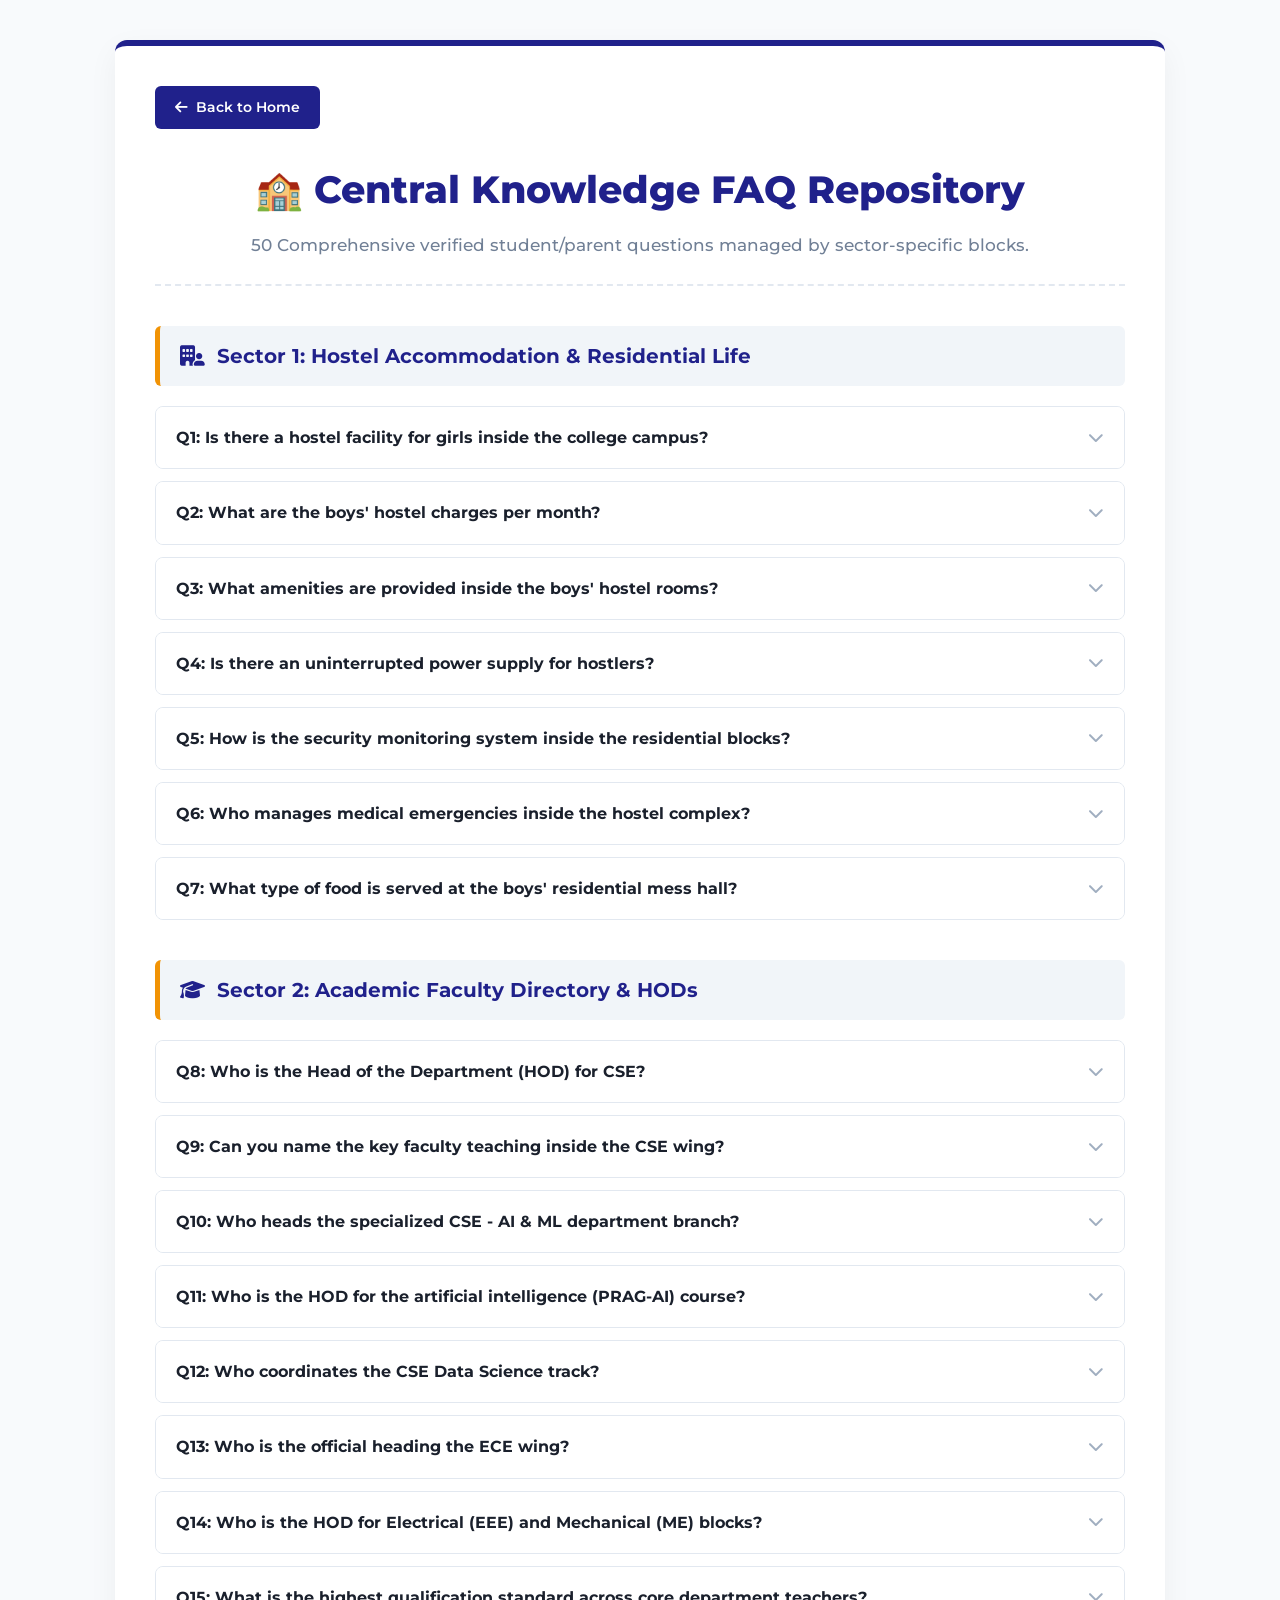
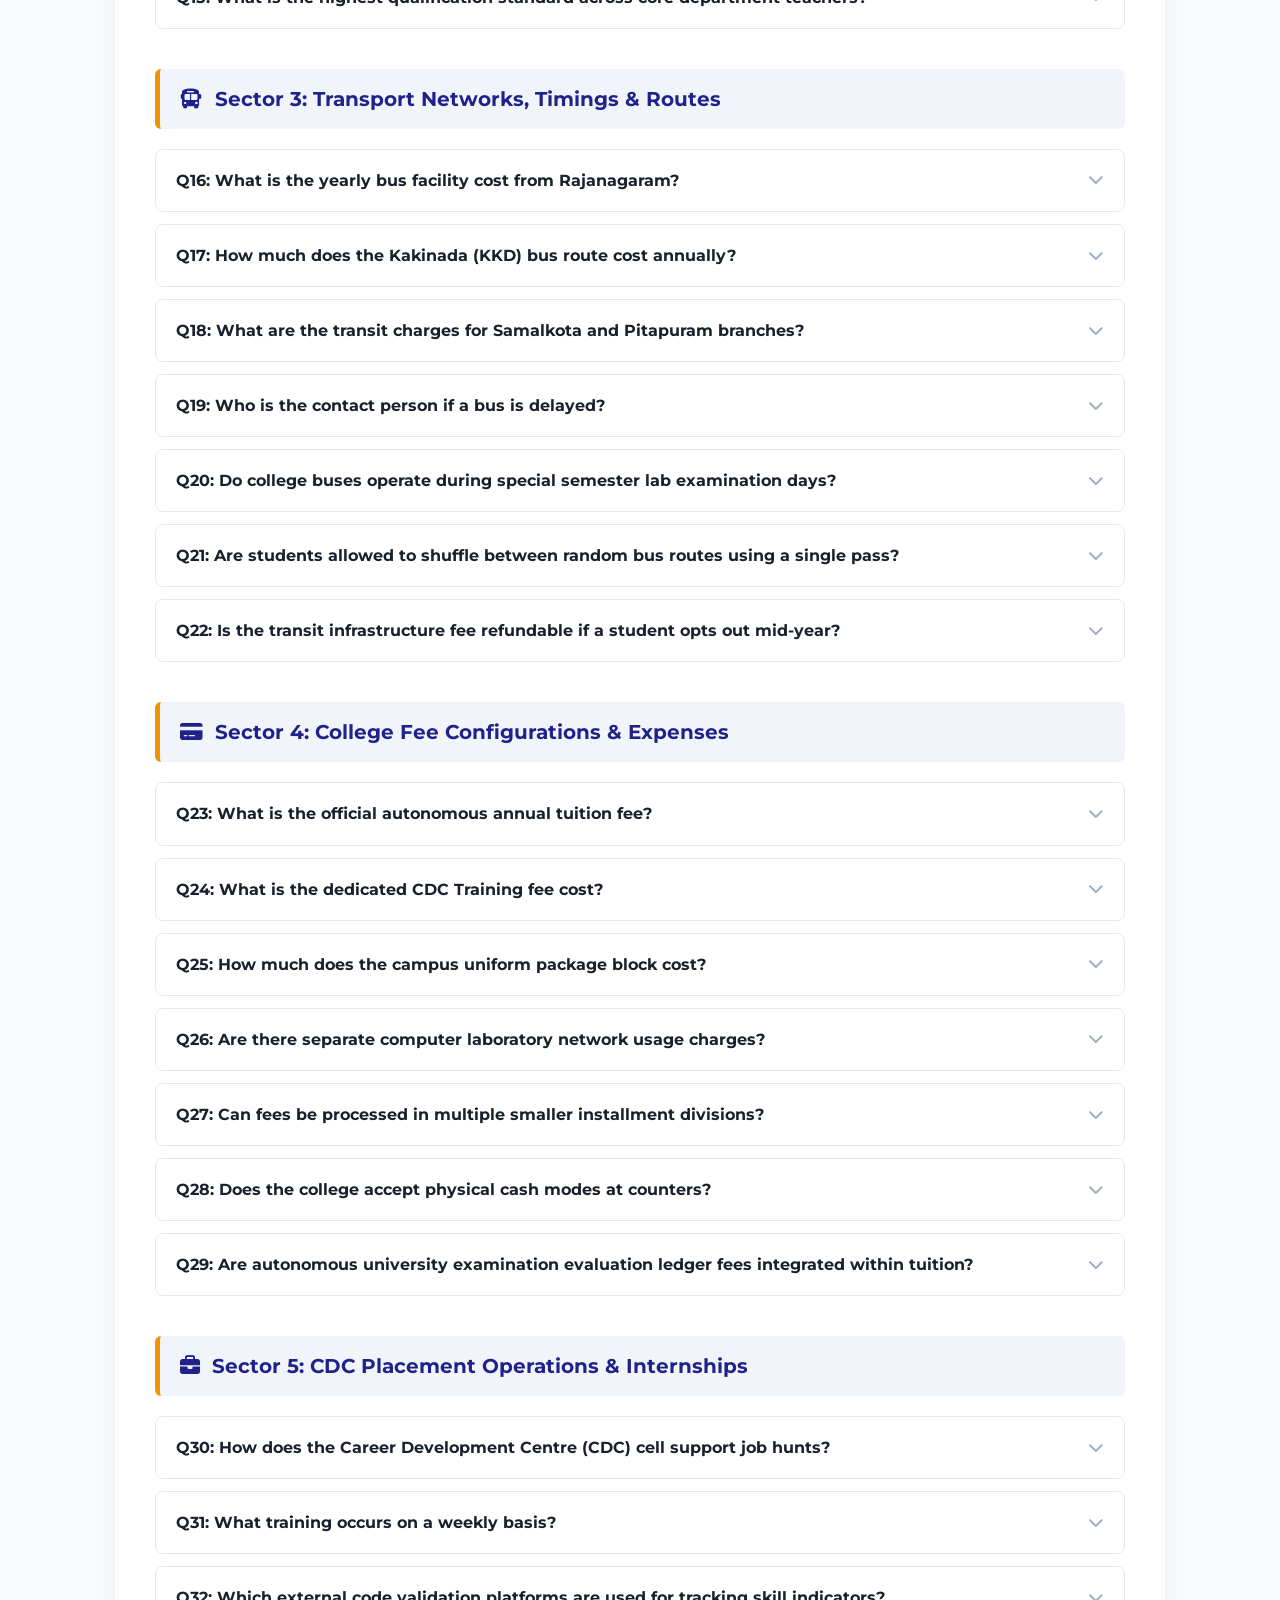
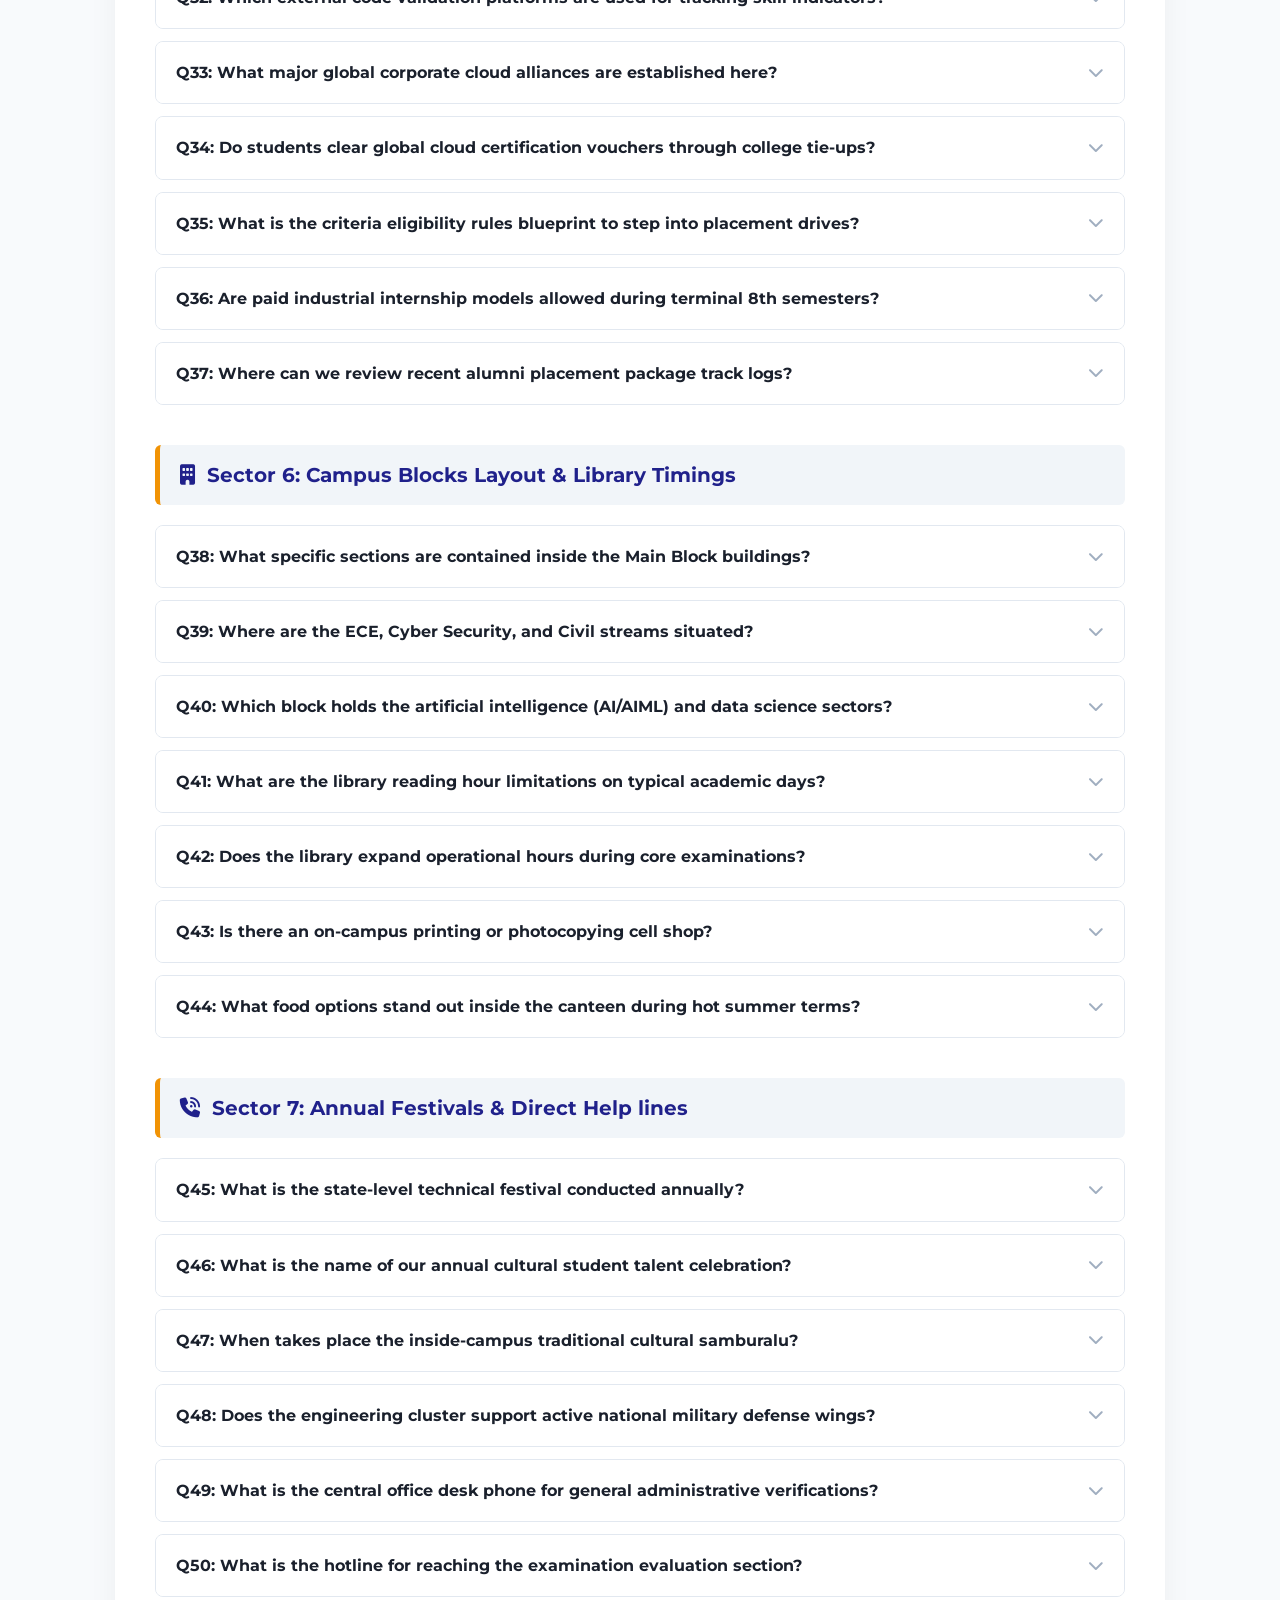
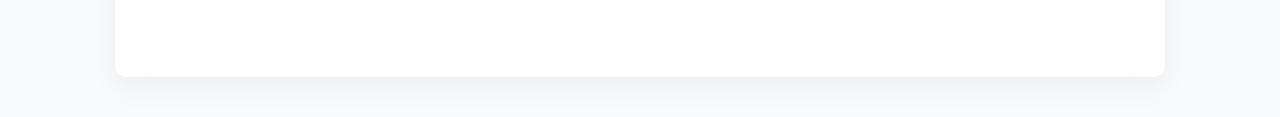
<file: templates/faqs.html>
<!DOCTYPE html>
<html lang="en">
<head>
    <meta charset="UTF-8">
    <meta name="viewport" content="width=device-width, initial-scale=1.0">
    <title>Pragati Engineering College - 50 Comprehensive FAQs Center</title>
    <link rel="preconnect" href="https://fonts.googleapis.com">
    <link rel="preconnect" href="https://fonts.gstatic.com" crossorigin>
    <link href="https://fonts.googleapis.com/css2?family=Montserrat:wght@400;500;600;700;800&display=swap" rel="stylesheet">
    <link rel="stylesheet" href="https://cdnjs.cloudflare.com/ajax/libs/font-awesome/6.4.0/css/all.min.css">
    
    <style>
        :root {
            --navy: #20218b;
            --orange: #f19305;
            --text-dark: #2d3748;
            --bg-light: #f8fafc;
        }

        * {
            box-sizing: border-box;
            margin: 0;
            padding: 0;
        }

        body {
            font-family: 'Montserrat', sans-serif;
            background-color: var(--bg-light);
            color: var(--text-dark);
            line-height: 1.6;
            padding: 40px 20px;
        }

        .faq-wrapper {
            max-width: 1050px;
            margin: 0 auto;
            background: #ffffff;
            padding: 40px;
            border-radius: 12px;
            box-shadow: 0 10px 30px rgba(0,0,0,0.05);
            border-top: 6px solid var(--navy);
        }

        .faq-header {
            text-align: center;
            margin-bottom: 40px;
            border-bottom: 2px dashed #e2e8f0;
            padding-bottom: 25px;
        }

        .faq-header h1 {
            color: var(--navy);
            font-size: 2.4rem;
            font-weight: 800;
            margin-bottom: 12px;
        }

        .faq-header p {
            color: #718096;
            font-size: 1.05rem;
            font-weight: 500;
        }

        .sector-section {
            margin-bottom: 40px;
        }

        .sector-title {
            background-color: #f1f5f9;
            color: var(--navy);
            padding: 14px 20px;
            font-size: 1.25rem;
            font-weight: 700;
            border-radius: 6px;
            margin-bottom: 20px;
            display: flex;
            align-items: center;
            gap: 12px;
            border-left: 5px solid var(--orange);
        }

        /* 🌟 PREMIUM ACCORDION DROPDOWN STYLES */
        .faq-node {
            background: #ffffff;
            border: 1px solid #e2e8f0;
            border-radius: 8px;
            margin-bottom: 12px;
            overflow: hidden;
            transition: all 0.25s ease;
        }

        .faq-question-trigger {
            padding: 18px 20px;
            font-weight: 700;
            font-size: 0.98rem;
            color: #1a202c;
            background-color: #fff;
            cursor: pointer;
            display: flex;
            justify-content: space-between;
            align-items: center;
            user-select: none;
            transition: background-color 0.2s;
        }

        .faq-question-trigger:hover {
            background-color: #f8fafc;
            color: var(--navy);
        }

        .faq-answer-panel {
            max-height: 0;
            overflow: hidden;
            transition: max-height 0.3s cubic-bezier(0, 1, 0, 1);
            background-color: #fdfdfd;
        }

        .faq-answer-content {
            padding: 20px;
            font-size: 0.94rem;
            color: #4a5568;
            border-top: 1px solid #f1f5f9;
            line-height: 1.7;
        }

        /* Active Toggle states managed by Javascript dynamic hooks */
        .faq-node.active-node {
            border-color: var(--navy);
            box-shadow: 0 4px 20px rgba(32, 33, 139, 0.06);
        }

        .faq-node.active-node .faq-question-trigger {
            background-color: #f0f2ff;
            color: var(--navy);
        }

        .faq-node.active-node .faq-answer-panel {
            max-height: 2000px; /* Large boundary limit to fit contents seamlessly */
            transition: max-height 0.4s ease-in-out;
        }

        .chevron-icon {
            transition: transform 0.25s ease;
            color: #a0aec0;
        }

        .faq-node.active-node .chevron-icon {
            transform: rotate(180deg);
            color: var(--orange);
        }

        .highlight-no { color: #e53e3e; font-weight: 700; }
        .highlight-yes { color: #38a169; font-weight: 700; }

        .back-btn {
            display: inline-flex;
            align-items: center;
            gap: 8px;
            background-color: var(--navy);
            color: white;
            text-decoration: none;
            padding: 10px 20px;
            border-radius: 6px;
            font-weight: 600;
            font-size: 0.9rem;
            margin-bottom: 30px;
            transition: background 0.2s;
        }
        .back-btn:hover { background-color: #151663; }
    </style>
</head>
<body>

    <div class="faq-wrapper">
        <a href="/" class="back-btn"><i class="fa-solid fa-arrow-left"></i> Back to Home</a>
        
        <div class="faq-header">
            <h1>🏫 Central Knowledge FAQ Repository</h1>
            <p>50 Comprehensive verified student/parent questions managed by sector-specific blocks.</p>
        </div>

        <!-- 🏢 SECTOR 1: HOSTEL ACCOMMODATION (Q1-Q7) -->
        <div class="sector-section">
            <div class="sector-title"><i class="fa-solid fa-building-user"></i> Sector 1: Hostel Accommodation & Residential Life</div>
            
            <div class="faq-node">
                <div class="faq-question-trigger"><span>Q1: Is there a hostel facility for girls inside the college campus?</span><i class="fa-solid fa-chevron-down chevron-icon"></i></div>
                <div class="faq-answer-panel"><div class="faq-answer-content"><span class="highlight-no">No, currently there is NO Girls Hostel facility</span> functional within the campus parameters. Residential quarters are restricted exclusively to boys at this moment.</div></div>
            </div>
            <div class="faq-node">
                <div class="faq-question-trigger"><span>Q2: What are the boys' hostel charges per month?</span><i class="fa-solid fa-chevron-down chevron-icon"></i></div>
                <div class="faq-answer-panel"><div class="faq-answer-content">The residential fee structure for boys is approximately <strong>₹6,000 per month</strong>.</div></div>
            </div>
            <div class="faq-node">
                <div class="faq-question-trigger"><span>Q3: What amenities are provided inside the boys' hostel rooms?</span><i class="fa-solid fa-chevron-down chevron-icon"></i></div>
                <div class="faq-answer-panel"><div class="faq-answer-content">Rooms are equipped with standard beds, reference study tables, storage cupboards, high-speed ventilation sets, and regular maintenance networks.</div></div>
            </div>
            <div class="faq-node">
                <div class="faq-question-trigger"><span>Q4: Is there an uninterrupted power supply for hostlers?</span><i class="fa-solid fa-chevron-down chevron-icon"></i></div>
                <div class="faq-answer-panel"><div class="faq-answer-content"><span class="highlight-yes">Yes</span>, the campus hosts robust dedicated heavy generator sets to run continuous backup channels throughout night reference study hours.</div></div>
            </div>
            <div class="faq-node">
                <div class="faq-question-trigger"><span>Q5: How is the security monitoring system inside the residential blocks?</span><i class="fa-solid fa-chevron-down chevron-icon"></i></div>
                <div class="faq-answer-panel"><div class="faq-answer-content">Full active security guards handle entrance gates, biometric tracking, and log records check 24/7.</div></div>
            </div>
            <div class="faq-node">
                <div class="faq-question-trigger"><span>Q6: Who manages medical emergencies inside the hostel complex?</span><i class="fa-solid fa-chevron-down chevron-icon"></i></div>
                <div class="faq-answer-panel"><div class="faq-answer-content">The Boys Hostel Warden coordinates with local vehicles to immediately shift students to nearby hospitals in emergency tracking loops.</div></div>
            </div>
            <div class="faq-node">
                <div class="faq-question-trigger"><span>Q7: What type of food is served at the boys' residential mess hall?</span><i class="fa-solid fa-chevron-down chevron-icon"></i></div>
                <div class="faq-answer-panel"><div class="faq-answer-content">Nutritious South Indian traditional meals, balanced evening breakfast tiffins, and special meals are systematically arranged weekly.</div></div>
            </div>
        </div>

        <!-- 💻 SECTOR 2: ACADEMIC FACULTY & HOD DIRECTORY (Q8-Q15) -->
        <div class="sector-section">
            <div class="sector-title"><i class="fa-solid fa-graduation-cap"></i> Sector 2: Academic Faculty Directory & HODs</div>
            
            <div class="faq-node">
                <div class="faq-question-trigger"><span>Q8: Who is the Head of the Department (HOD) for CSE?</span><i class="fa-solid fa-chevron-down chevron-icon"></i></div>
                <div class="faq-answer-panel"><div class="faq-answer-content">The Computer Science & Engineering department is led by <strong>Dr. D. V. Manjula</strong>.</div></div>
            </div>
            <div class="faq-node">
                <div class="faq-question-trigger"><span>Q9: Can you name the key faculty teaching inside the CSE wing?</span><i class="fa-solid fa-chevron-down chevron-icon"></i></div>
                <div class="faq-answer-panel"><div class="faq-answer-content">Core instructional professors include <strong>Dr. M. Radhika, Sri. P. Surya, and Smt. S. Lakshmi</strong>.</div></div>
            </div>
            <div class="faq-node">
                <div class="faq-question-trigger"><span>Q10: Who heads the specialized CSE - AI & ML department branch?</span><i class="fa-solid fa-chevron-down chevron-icon"></i></div>
                <div class="faq-answer-panel"><div class="faq-answer-content">The branch is monitored directly under <strong>Dr. A. Radha Krishna</strong>.</div></div>
            </div>
            <div class="faq-node">
                <div class="faq-question-trigger"><span>Q11: Who is the HOD for the artificial intelligence (PRAG-AI) course?</span><i class="fa-solid fa-chevron-down chevron-icon"></i></div>
                <div class="faq-answer-panel"><div class="faq-answer-content">The designated department head is <strong>Smt. K. Lakshmi Viveka</strong>.</div></div>
            </div>
            <div class="faq-node">
                <div class="faq-question-trigger"><span>Q12: Who coordinates the CSE Data Science track?</span><i class="fa-solid fa-chevron-down chevron-icon"></i></div>
                <div class="faq-answer-panel"><div class="faq-answer-content">The section is managed comprehensively under <strong>Sri. M V Rajesh</strong>.</div></div>
            </div>
            <div class="faq-node">
                <div class="faq-question-trigger"><span>Q13: Who is the official heading the ECE wing?</span><i class="fa-solid fa-chevron-down chevron-icon"></i></div>
                <div class="faq-answer-panel"><div class="faq-answer-content">The Electronics & Communication Engineering HOD is <strong>Dr. V. Prasanth</strong>.</div></div>
            </div>
            <div class="faq-node">
                <div class="faq-question-trigger"><span>Q14: Who is the HOD for Electrical (EEE) and Mechanical (ME) blocks?</span><i class="fa-solid fa-chevron-down chevron-icon"></i></div>
                <div class="faq-answer-panel"><div class="faq-answer-content"><strong>Sri. K V Durga Prasad</strong> handles the EEE branch, while <strong>Dr. G. Avinash</strong> administers the Mechanical block.</div></div>
            </div>
            <div class="faq-node">
                <div class="faq-question-trigger"><span>Q15: What is the highest qualification standard across core department teachers?</span><i class="fa-solid fa-chevron-down chevron-icon"></i></div>
                <div class="faq-answer-panel"><div class="faq-answer-content">A vast majority of senior department tracking incharges hold Doctorate degrees (Ph.D.) from recognized state and central universities.</div></div>
            </div>
        </div>

        <!-- 🚌 SECTOR 3: TRANSPORT BUS SYSTEMS & FEES (Q16-Q22) -->
        <div class="sector-section">
            <div class="sector-title"><i class="fa-solid fa-bus"></i> Sector 3: Transport Networks, Timings & Routes</div>
            
            <div class="faq-node">
                <div class="faq-question-trigger"><span>Q16: What is the yearly bus facility cost from Rajanagaram?</span><i class="fa-solid fa-chevron-down chevron-icon"></i></div>
                <div class="faq-answer-panel"><div class="faq-answer-content">The transport fee for the Rajanagaram line route equates to exactly <strong>₹26,000 per academic year</strong>.</div></div>
            </div>
            <div class="faq-node">
                <div class="faq-question-trigger"><span>Q17: How much does the Kakinada (KKD) bus route cost annually?</span><i class="fa-solid fa-chevron-down chevron-icon"></i></div>
                <div class="faq-answer-panel"><div class="faq-answer-content">The Kakinada region transit card cost structure is <strong>₹25,000 per year</strong>.</div></div>
            </div>
            <div class="faq-node">
                <div class="faq-question-trigger"><span>Q18: What are the transit charges for Samalkota and Pitapuram branches?</span><i class="fa-solid fa-chevron-down chevron-icon"></i></div>
                <div class="faq-answer-panel"><div class="faq-answer-content">Samalkota routes are priced at <strong>₹19,000</strong>, while Pitapuram lines track at <strong>₹23,000 per year</strong>.</div></div>
            </div>
            <div class="faq-node">
                <div class="faq-question-trigger"><span>Q19: Who is the contact person if a bus is delayed?</span><i class="fa-solid fa-chevron-down chevron-icon"></i></div>
                <div class="faq-answer-panel"><div class="faq-answer-content">You should immediately call <strong>Mr. Ramesh (Transport Incharge)</strong> at his support cell line: <strong>+91 94901 23456</strong>.</div></div>
            </div>
            <div class="faq-node">
                <div class="faq-question-trigger"><span>Q20: Do college buses operate during special semester lab examination days?</span><i class="fa-solid fa-chevron-down chevron-icon"></i></div>
                <div class="faq-answer-panel"><div class="faq-answer-content"><span class="highlight-yes">Yes</span>, full coordination routes run systematically matching all custom university evaluation calendars.</div></div>
            </div>
            <div class="faq-node">
                <div class="faq-question-trigger"><span>Q21: Are students allowed to shuffle between random bus routes using a single pass?</span><i class="fa-solid fa-chevron-down chevron-icon"></i></div>
                <div class="faq-answer-panel"><div class="faq-answer-content"><span class="highlight-no">No</span>, route choices are fixed during seasonal payment structures to maintain precise tracking seat security boundaries.</div></div>
            </div>
            <div class="faq-node">
                <div class="faq-question-trigger"><span>Q22: Is the transit infrastructure fee refundable if a student opts out mid-year?</span><i class="fa-solid fa-chevron-down chevron-icon"></i></div>
                <div class="faq-answer-panel"><div class="faq-answer-content">Transport allotments follow a non-refundable protocol once seats are checked and scheduled.</div></div>
            </div>
        </div>

        <!-- 💰 SECTOR 4: COLLEGE FINANCES & FEE COMPONENT (Q23-Q29) -->
        <div class="sector-section">
            <div class="sector-title"><i class="fa-solid fa-credit-card"></i> Sector 4: College Fee Configurations & Expenses</div>
            
            <div class="faq-node">
                <div class="faq-question-trigger"><span>Q23: What is the official autonomous annual tuition fee?</span><i class="fa-solid fa-chevron-down chevron-icon"></i></div>
                <div class="faq-answer-panel"><div class="faq-answer-content">The core tuition matrix layer stands at <strong>₹77,800 per academic year</strong>.</div></div>
            </div>
            <div class="faq-node">
                <div class="faq-question-trigger"><span>Q24: What is the dedicated CDC Training fee cost?</span><i class="fa-solid fa-chevron-down chevron-icon"></i></div>
                <div class="faq-answer-panel"><div class="faq-answer-content">The compulsory career training modules alignment fee equates to <strong>₹15,000</strong>.</div></div>
            </div>
            <div class="faq-node">
                <div class="faq-question-trigger"><span>Q25: How much does the campus uniform package block cost?</span><i class="fa-solid fa-chevron-down chevron-icon"></i></div>
                <div class="faq-answer-panel"><div class="faq-answer-content">The uniform pricing check is <strong>₹1,300</strong>, which fully covers 2 complete pairs of custom garments given during intake.</div></div>
            </div>
            <div class="faq-node">
                <div class="faq-question-trigger"><span>Q26: Are there separate computer laboratory network usage charges?</span><i class="fa-solid fa-chevron-down chevron-icon"></i></div>
                <div class="faq-answer-panel"><div class="faq-answer-content"><span class="highlight-no">No</span>, advanced laboratory maintenance parameters are securely balanced inside the primary base tuition ledger accounts.</div></div>
            </div>
            <div class="faq-node">
                <div class="faq-question-trigger"><span>Q27: Can fees be processed in multiple smaller installment divisions?</span><i class="fa-solid fa-chevron-down chevron-icon"></i></div>
                <div class="faq-answer-panel"><div class="faq-answer-content">Installment relaxation parameters require dynamic administrative check verification via the Principal office chambers.</div></div>
            </div>
            <div class="faq-node">
                <div class="faq-question-trigger"><span>Q28: Does the college accept physical cash modes at counters?</span><i class="fa-solid fa-chevron-down chevron-icon"></i></div>
                <div class="faq-answer-panel"><div class="faq-answer-content">Online net banking, UPI pathways, and Bank Demand Drafts (DD) are heavily preferred tracking paths.</div></div>
            </div>
            <div class="faq-node">
                <div class="faq-question-trigger"><span>Q29: Are autonomous university examination evaluation ledger fees integrated within tuition?</span><i class="fa-solid fa-chevron-down chevron-icon"></i></div>
                <div class="faq-answer-panel"><div class="faq-answer-content"><span class="highlight-no">No</span>, semester end examination application forms track individual registration fees during operational turn notices.</div></div>
            </div>
        </div>

        <!-- 🚀 SECTOR 5: CDC PLACEMENT DRIVES & ALLIANCES (Q30-Q37) -->
        <div class="sector-section">
            <div class="sector-title"><i class="fa-solid fa-briefcase"></i> Sector 5: CDC Placement Operations & Internships</div>
            
            <div class="faq-node">
                <div class="faq-question-trigger"><span>Q30: How does the Career Development Centre (CDC) cell support job hunts?</span><i class="fa-solid fa-chevron-down chevron-icon"></i></div>
                <div class="faq-answer-panel"><div class="faq-answer-content">The CDC manages multi-national campus drives, shares global virtual internship updates, and hosts mock evaluation cells.</div></div>
            </div>
            <div class="faq-node">
                <div class="faq-question-trigger"><span>Q31: What training occurs on a weekly basis?</span><i class="fa-solid fa-chevron-down chevron-icon"></i></div>
                <div class="faq-answer-panel"><div class="faq-answer-content">Students undergo dedicated regular modules tracking **Quantitative Aptitude, Logical Reasoning, and Advanced Soft Skills**.</div></div>
            </div>
            <div class="faq-node">
                <div class="faq-question-trigger"><span>Q32: Which external code validation platforms are used for tracking skill indicators?</span><i class="fa-solid fa-chevron-down chevron-icon"></i></div>
                <div class="faq-answer-panel"><div class="faq-answer-content">Continuous coding reviews are monitored through student dashboards configured on premium networks like **HackerRank and LeetCode**.</div></div>
            </div>
            <div class="faq-node">
                <div class="faq-question-trigger"><span>Q33: What major global corporate cloud alliances are established here?</span><i class="fa-solid fa-chevron-down chevron-icon"></i></div>
                <div class="faq-answer-panel"><div class="faq-answer-content">Pragati boasts strong strategic integration setups with elite platforms like **ServiceNow and Salesforce**.</div></div>
            </div>
            <div class="faq-node">
                <div class="faq-question-trigger"><span>Q34: Do students clear global cloud certification vouchers through college tie-ups?</span><i class="fa-solid fa-chevron-down chevron-icon"></i></div>
                <div class="faq-answer-panel"><div class="faq-answer-content"><span class="highlight-yes">Yes</span>, hundreds of seniors systematically finish official system courses and crack direct interviews via ServiceNow programs.</div></div>
            </div>
            <div class="faq-node">
                <div class="faq-question-trigger"><span>Q35: What is the criteria eligibility rules blueprint to step into placement drives?</span><i class="fa-solid fa-chevron-down chevron-icon"></i></div>
                <div class="faq-answer-panel"><div class="faq-answer-content">Generally, maintaining a clean academic track with no active backlogs and a minimum CGPA threshold of 6.5+ unlocks primary eligibility lines.</div></div>
            </div>
            <div class="faq-node">
                <div class="faq-question-trigger"><span>Q36: Are paid industrial internship models allowed during terminal 8th semesters?</span><i class="fa-solid fa-chevron-down chevron-icon"></i></div>
                <div class="faq-answer-panel"><div class="faq-answer-content"><span class="highlight-yes">Yes</span>, autonomous guidelines permit verified internships alongside provisional project submission schedules.</div></div>
            </div>
            <div class="faq-node">
                <div class="faq-question-trigger"><span>Q37: Where can we review recent alumni placement package track logs?</span><i class="fa-solid fa-chevron-down chevron-icon"></i></div>
                <div class="faq-answer-panel"><div class="faq-answer-content">Official placement metrics matrices are posted instantly on our **LinkedIn school handle page** and main portal boards.</div></div>
            </div>
        </div>

        <!-- 🏫 SECTOR 6: CAMPUS QUADRANTS & INFRASTRUCTURE (Q38-Q44) -->
        <div class="sector-section">
            <div class="sector-title"><i class="fa-solid fa-building"></i> Sector 6: Campus Blocks Layout & Library Timings</div>
            
            <div class="faq-node">
                <div class="faq-question-trigger"><span>Q38: What specific sections are contained inside the Main Block buildings?</span><i class="fa-solid fa-chevron-down chevron-icon"></i></div>
                <div class="faq-answer-panel"><div class="faq-answer-content">The Main block houses **CSE & IT branches**, elite programming labs, Principal Chambers, Seminar Halls, and the CDC Cell command room.</div></div>
            </div>
            <div class="faq-node">
                <div class="faq-question-trigger"><span>Q39: Where are the ECE, Cyber Security, and Civil streams situated?</span><i class="fa-solid fa-chevron-down chevron-icon"></i></div>
                <div class="faq-answer-panel"><div class="faq-answer-content">These branches run operational spaces inside **Block 2** of the campus quadrant split.</div></div>
            </div>
            <div class="faq-node">
                <div class="faq-question-trigger"><span>Q40: Which block holds the artificial intelligence (AI/AIML) and data science sectors?</span><i class="fa-solid fa-chevron-down chevron-icon"></i></div>
                <div class="faq-answer-panel"><div class="faq-answer-content">These emerging domain technologies sit exclusively inside **Block 4**.</div></div>
            </div>
            <div class="faq-node">
                <div class="faq-question-trigger"><span>Q41: What are the library reading hour limitations on typical academic days?</span><i class="fa-solid fa-chevron-down chevron-icon"></i></div>
                <div class="faq-answer-panel"><div class="faq-answer-content">On normal days, access tracking limits a maximum 1-hour study stay inside specific slots: **12:00 PM to 1:30 PM** or **3:00 PM to 4:00 PM**.</div></div>
            </div>
            <div class="faq-node">
                <div class="faq-question-trigger"><span>Q42: Does the library expand operational hours during core examinations?</span><i class="fa-solid fa-chevron-down chevron-icon"></i></div>
                <div class="faq-answer-panel"><div class="faq-answer-content"><span class="highlight-yes">Yes</span>, borders are completely relaxed, permitting endless reference reading loops to handle exam preparation tracks.</div></div>
            </div>
            <div class="faq-node">
                <div class="faq-question-trigger"><span>Q43: Is there an on-campus printing or photocopying cell shop?</span><i class="fa-solid fa-chevron-down chevron-icon"></i></div>
                <div class="faq-answer-panel"><div class="faq-answer-content">An active **Xerox facility shop** is conveniently open right adjacent to the central library complex layout block.</div></div>
            </div>
            <div class="faq-node">
                <div class="faq-question-trigger"><span>Q44: What food options stand out inside the canteen during hot summer terms?</span><i class="fa-solid fa-chevron-down chevron-icon"></i></div>
                <div class="faq-answer-panel"><div class="faq-answer-content">The canteen configures customized operational **fresh juice corners** to provide hydration support metrics.</div></div>
            </div>
        </div>

        <!-- 🎉 SECTOR 7: EVENTS & HELP DESK METRICS (Q45-Q50) -->
        <div class="sector-section">
            <div class="sector-title"><i class="fa-solid fa-phone-volume"></i> Sector 7: Annual Festivals & Direct Help lines</div>
            
            <div class="faq-node">
                <div class="faq-question-trigger"><span>Q45: What is the state-level technical festival conducted annually?</span><i class="fa-solid fa-chevron-down chevron-icon"></i></div>
                <div class="faq-answer-panel"><div class="faq-answer-content">The engineering flagship technical fest is known as **STRIDES**, which features research paper contests and code sprints.</div></div>
            </div>
            <div class="faq-node">
                <div class="faq-question-trigger"><span>Q46: What is the name of our annual cultural student talent celebration?</span><i class="fa-solid fa-chevron-down chevron-icon"></i></div>
                <div class="faq-answer-panel"><div class="faq-answer-content">The cultural platform extravaganza tracks under the grand title of **PRISM**.</div></div>
            </div>
            <div class="faq-node">
                <div class="faq-question-trigger"><span>Q47: When takes place the inside-campus traditional cultural samburalu?</span><i class="fa-solid fa-chevron-down chevron-icon"></i></div>
                <div class="faq-answer-panel"><div class="faq-answer-content">The beautiful **Pongal celebrations** hit campus zones right a few days before seasonal family breaks.</div></div>
            </div>
            <div class="faq-node">
                <div class="faq-question-trigger"><span>Q48: Does the engineering cluster support active national military defense wings?</span><i class="fa-solid fa-chevron-down chevron-icon"></i></div>
                <div class="faq-answer-panel"><div class="faq-answer-content"><span class="highlight-yes">Yes</span>, full active **NCC support groups** organize drills and parade certificates on campus paths.</div></div>
            </div>
            <div class="faq-node">
                <div class="faq-question-trigger"><span>Q49: What is the central office desk phone for general administrative verifications?</span><i class="fa-solid fa-chevron-down chevron-icon"></i></div>
                <div class="faq-answer-panel"><div class="faq-answer-content">The primary registrar office pipeline number tracks under: **08852-252233**.</div></div>
            </div>
            <div class="faq-node">
                <div class="faq-question-trigger"><span>Q50: What is the hotline for reaching the examination evaluation section?</span><i class="fa-solid fa-chevron-down chevron-icon"></i></div>
                <div class="faq-answer-panel"><div class="faq-answer-content">The internal autonomous exam branch coordinator desk cell can be queried directly via: **+91 94901 77777**.</div></div>
            </div>
        </div>

    </div>

    <!-- 🌟 JAVA-SCRIPT ACCORDION DROPDOWN ENGINE -->
    <script>
        document.querySelectorAll('.faq-question-trigger').forEach(trigger => {
            trigger.addEventListener('click', () => {
                const parentNode = trigger.parentElement;
                
                // Toggle active state on current click target
                parentNode.classList.toggle('active-node');
                
                // Optional logic tracker: Close alternate nodes when opening a new choice segment
                document.querySelectorAll('.faq-node').forEach(node => {
                    if (node !== parentNode) {
                        node.classList.remove('active-node');
                    }
                });
            });
        });
    </script>
</body>
</html>
</file>
